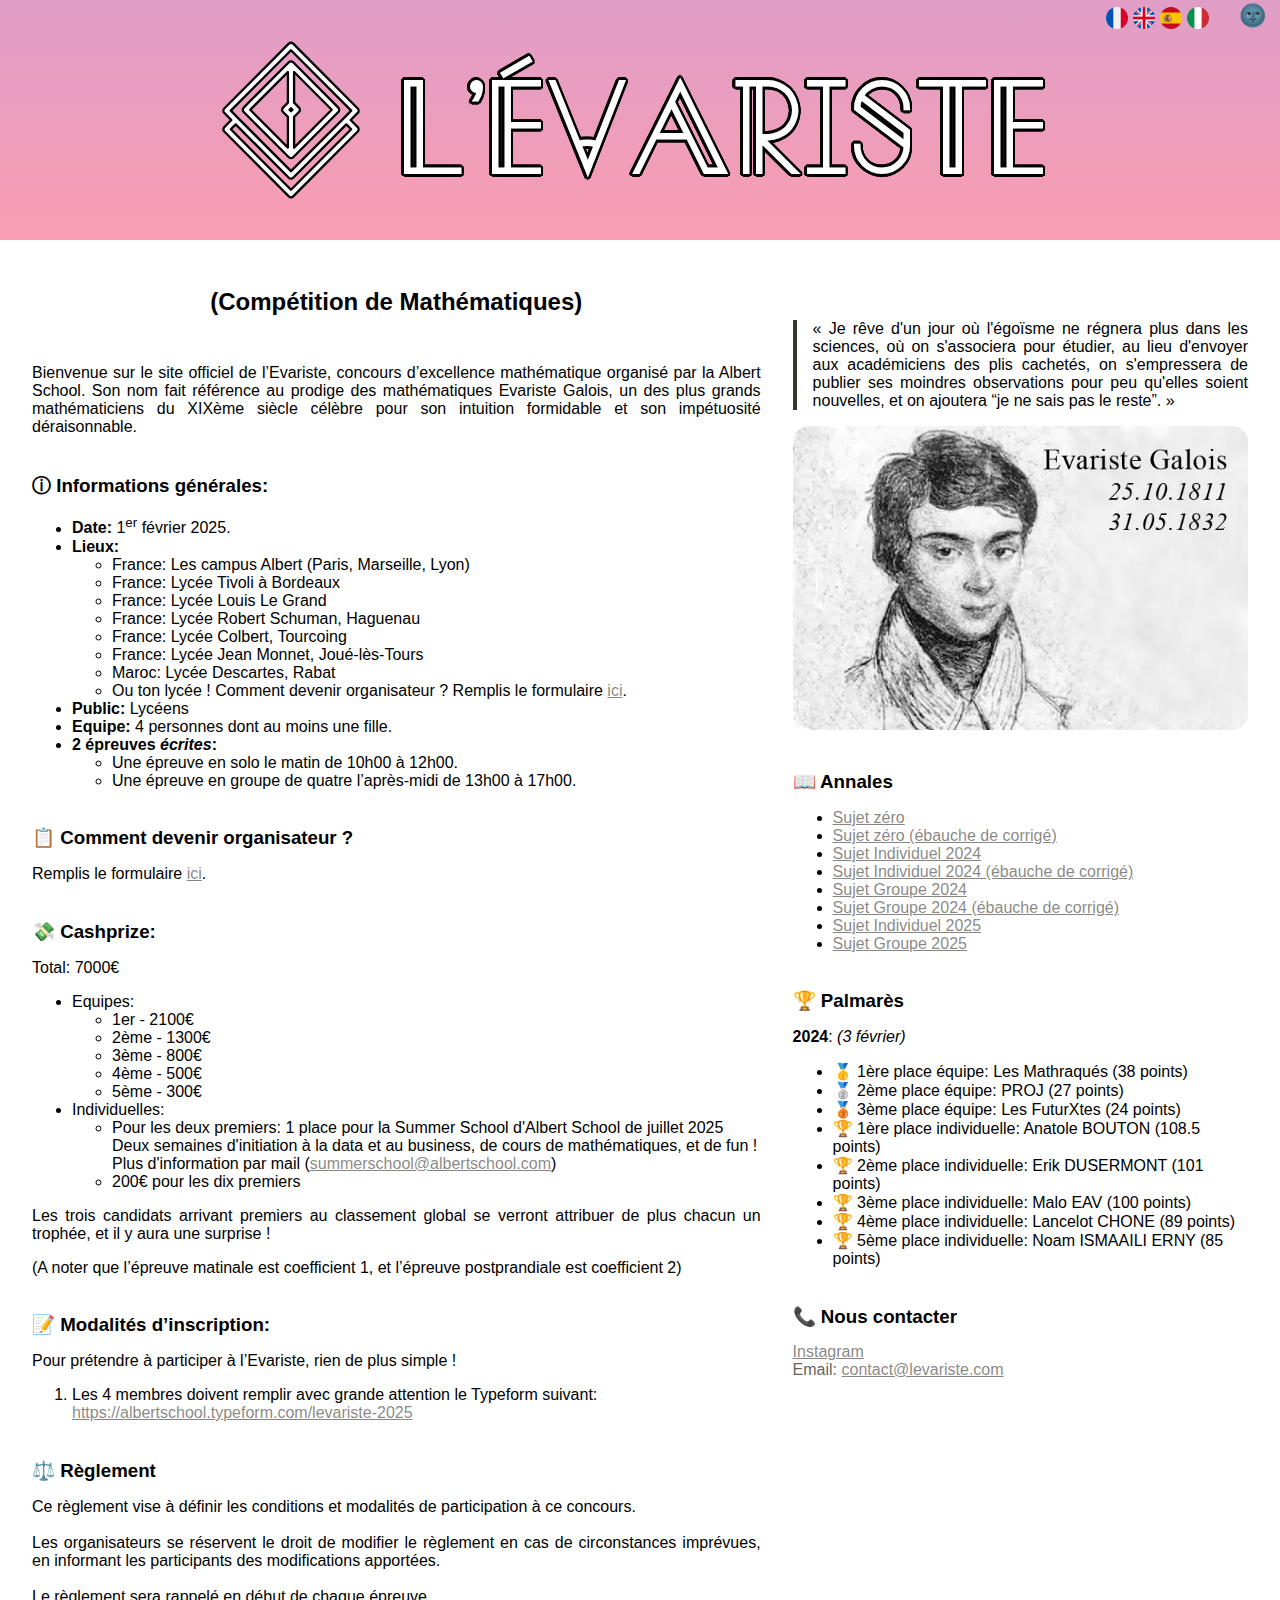
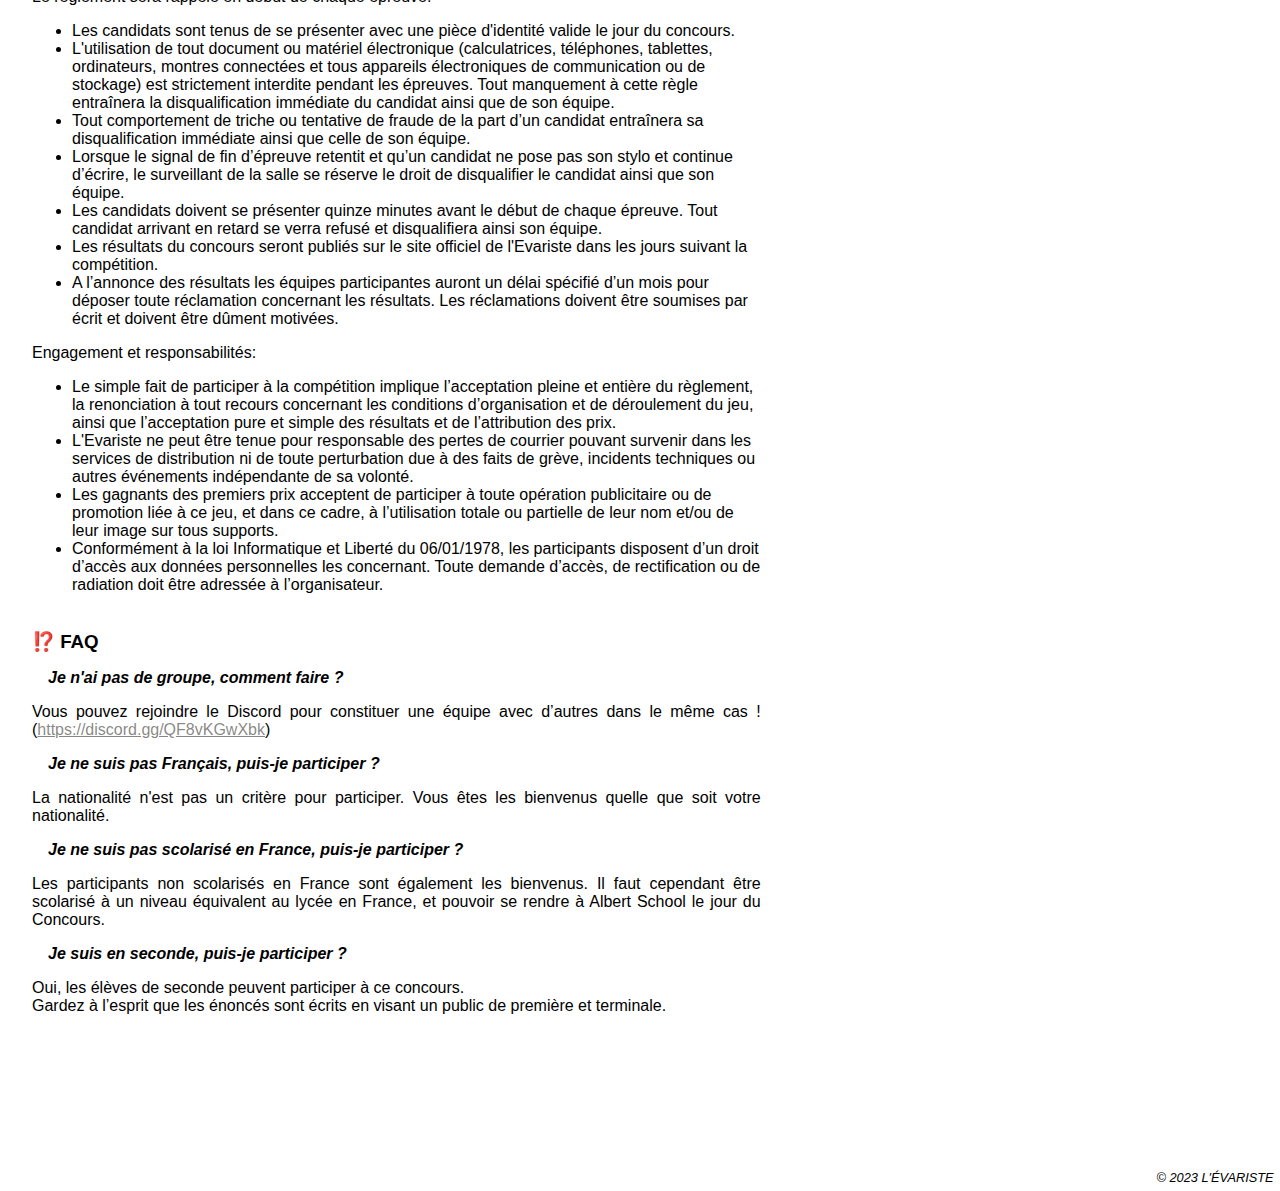
<file: index.html>
<!DOCTYPE html>
<html>

<head>
    <meta charset="UTF-8">
    <title>l'Évariste</title>
    <meta name="viewport" content="width=device-width, initial-scale=1">
    <link rel="stylesheet" href="styles.css">
    <link rel="icon" href="images/logo.svg">
</head>

<body>
    <nav>
        <a id="fr" class="lang-button" href="/fr"><img src="images/fr.png" alt="🇫🇷"></a>
        <a id="en" class="lang-button" href="/en"><img src="images/en.png" alt="🇬🇧"></a>
        <a id="es" class="lang-button" href="/sp"><img src="images/sp.png" alt="🇪🇸"></a>
        <a id="it" class="lang-button" href="/it"><img src="images/it.png" alt="🇮🇹"></a>
        <button id="light-theme" class="theme-button">🌞</button>
        <button id="dark-theme" class="theme-button">🌚</button>
        <!--
        <button id="light-theme" class="theme-button">◐</button>
        <button id="dark-theme" class="theme-button">◑</button>
        -->

    </nav>
    <header>
        <img src="images/logo_bis.svg" alt="logo" id="logo">
        <h1>Évariste<br>Galois</h1>
    </header>
    <main>
        <p>
            Merci de choisir une langue.
            <a id="fr" class="lang-button" href="/fr"><img src="images/fr.png" alt="🇫🇷"></a>
        </p>
        <p>
            Please choose a language.
            <a id="en" class="lang-button" href="/en"><img src="images/en.png" alt="🇬🇧"></a>
        </p>
        <p>
            Por favor, elige un idioma.
            <a id="es" class="lang-button" href="/sp"><img src="images/sp.png" alt="🇪🇸"></a>
        </p>
        <p>
            Per favore, scegli una lingua.
            <a id="it" class="lang-button" href="/it"><img src="images/it.png" alt="🇮🇹"></a>
        </p>
    </main>

    <footer>
        <em>© 2023 L'ÉVARISTE</em>
    </footer>


</body>

<script src="script.js"></script>
<script>
    root = window.location.href.split('/').slice(0, -1).join('/');
    function redirect(preference) {
        if (preference.includes('fr')) {
            window.location.href = root + "/fr";
        } else if (preference.includes('en')) {
            window.location.href = root + "/en";
        } else if (preference.includes('es')) {
            window.location.href = root + "/es";
        } else if (preference.includes('it')) {
            window.location.href = root + "/it";
        }
    }
    redirect(navigator.language);
    for (lang in navigator.languages) {
        redirect(lang);
    }
    // Default language: French
    window.location.href = root + "/fr";
</script>

</html>
</file>
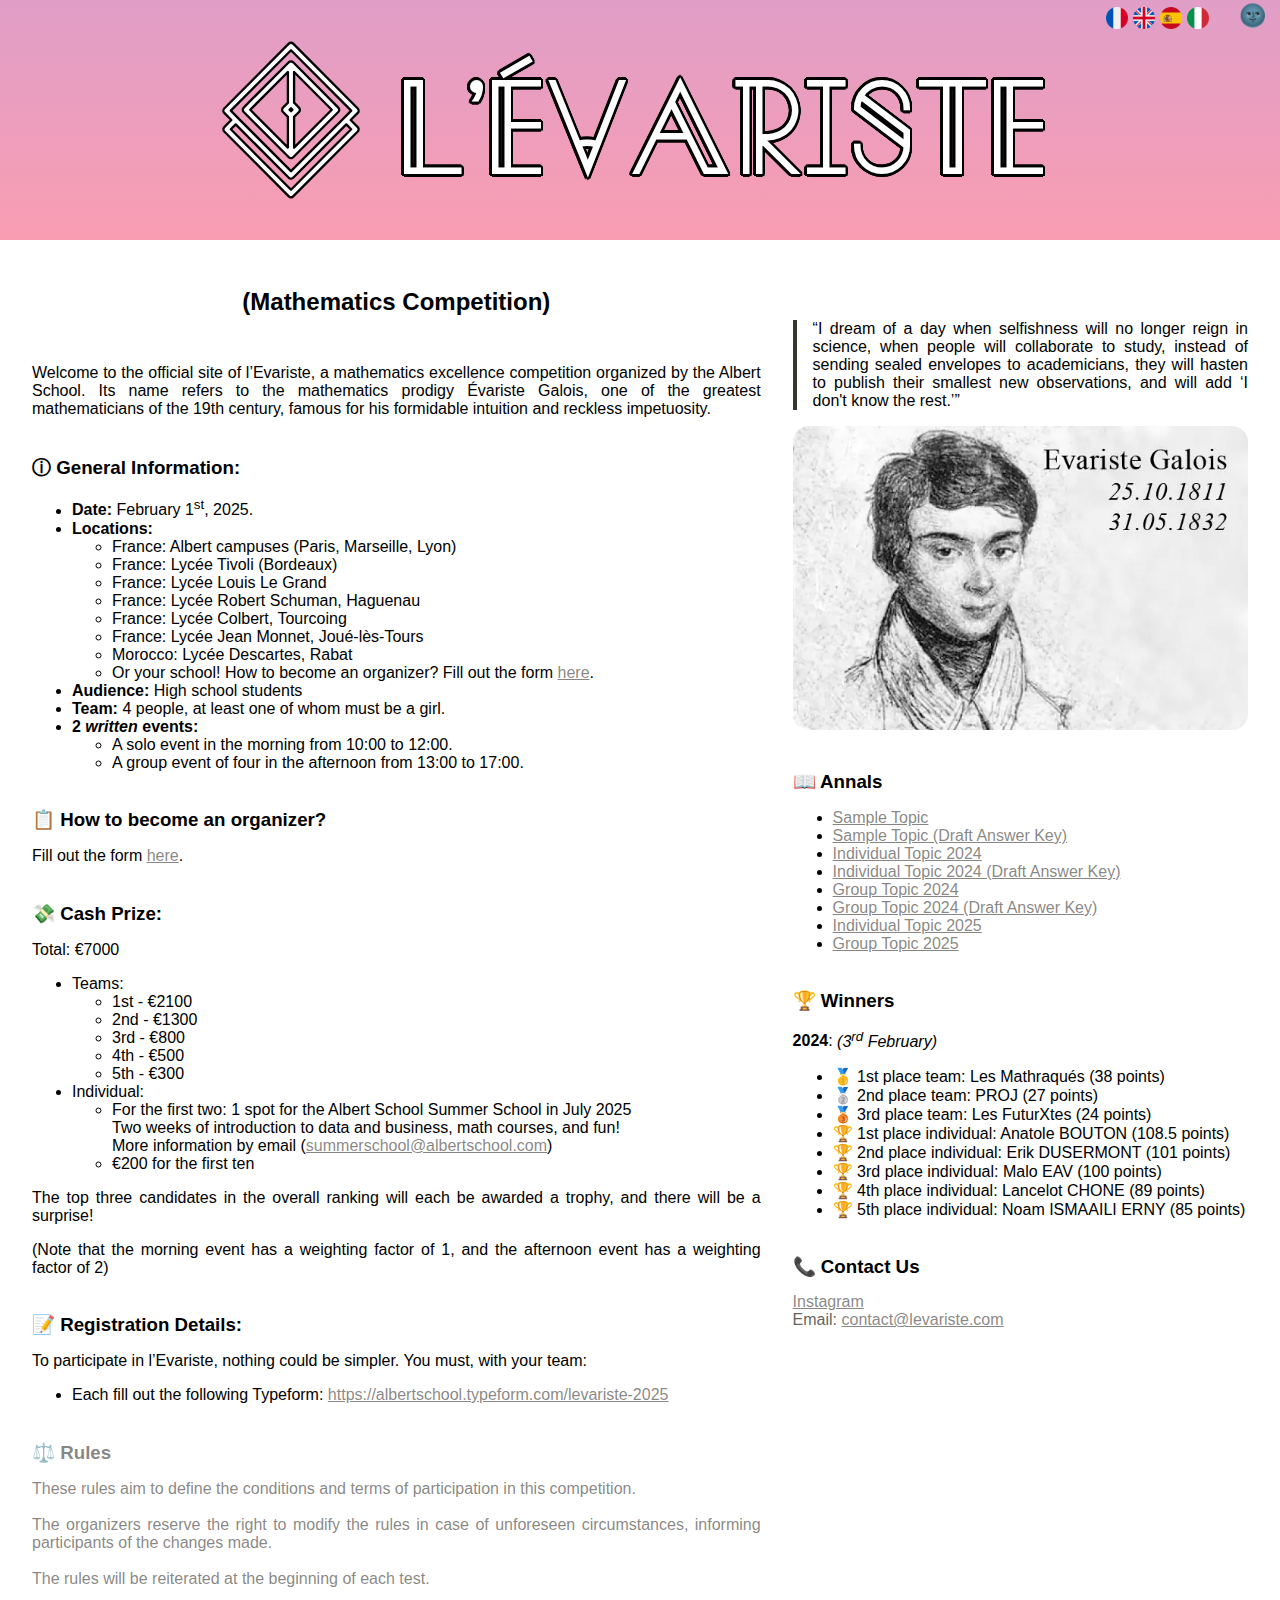
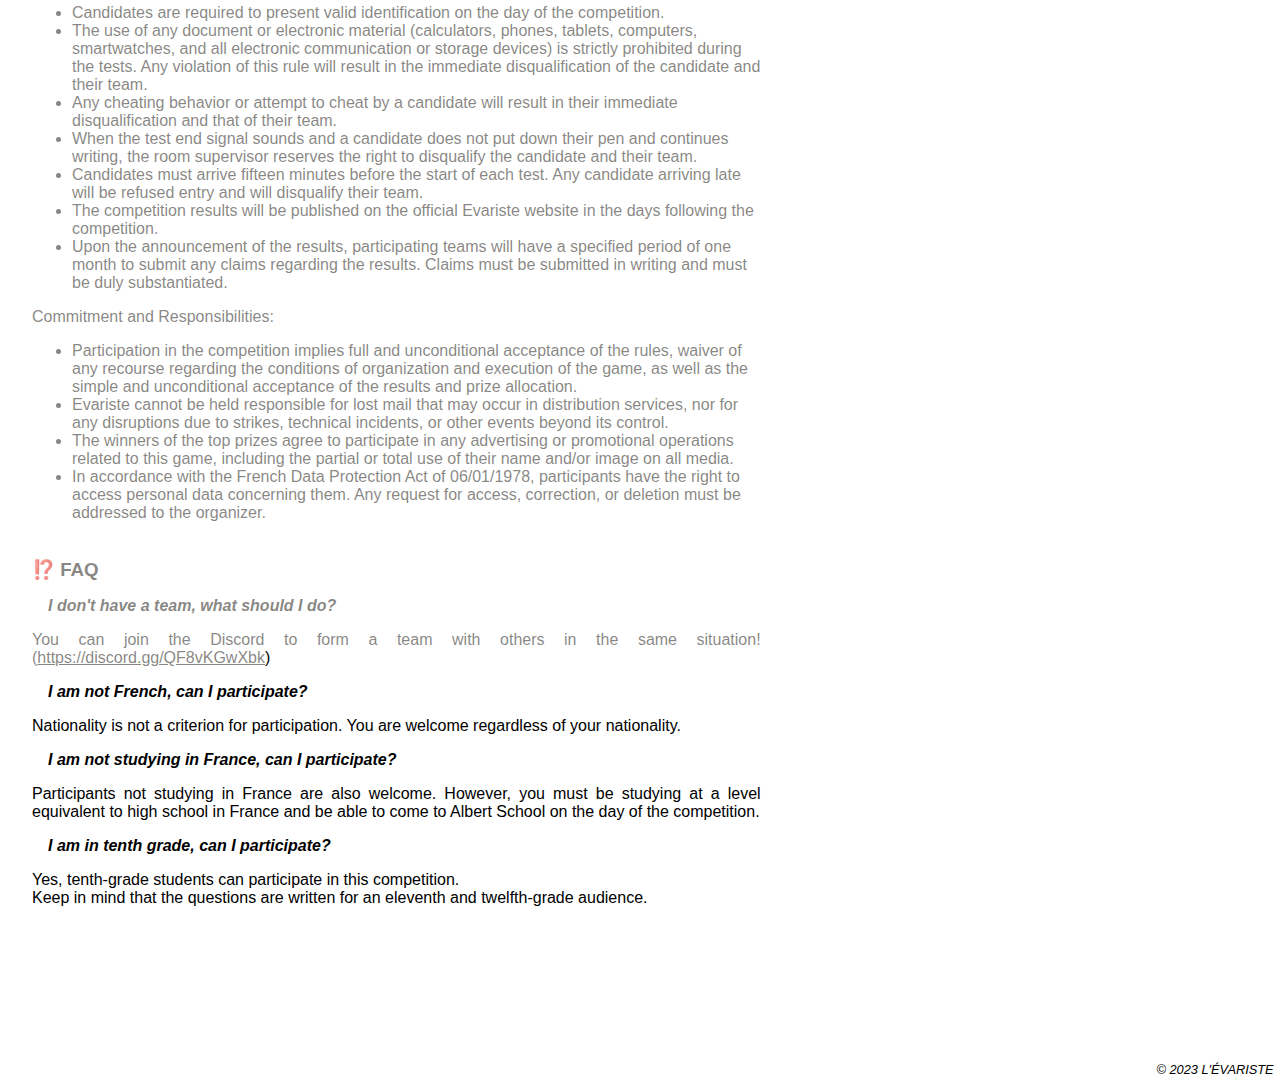
<file: en/index.html>
<!DOCTYPE html>
<html lang="en">

<head>
    <meta charset="UTF-8">
    <title>l'Évariste</title>
    <meta name="viewport" content="width=device-width, initial-scale=1">
    <link rel="stylesheet" href="../styles.css">
    <link rel="icon" href="../images/logo.svg">
</head>

<body>
    <nav>
        <a id="fr" class="lang-button" href="../fr"><img src="../images/fr.png" alt="🇫🇷"></a>
        <a id="en" class="lang-button" href="../en"><img src="../images/en.png" alt="🇬🇧"></a>
        <a id="es" class="lang-button" href="../sp"><img src="../images/sp.png" alt="🇪🇸"></a>
        <a id="it" class="lang-button" href="../it"><img src="../images/it.png" alt="🇮🇹"></a>
        <button id="light-theme" class="theme-button">🌞</button>
        <button id="dark-theme" class="theme-button">🌚</button>
    </nav>
    <header>
        <img src="../images/logo_bis.svg" alt="logo" id="logo">
        <h1>l'Évariste</h1>
    </header>
    <main>
        <section id="left">
            <h2>(Mathematics Competition)</h2>
            <p>Welcome to the official site of l’Evariste, a mathematics excellence competition organized by the Albert School.
Its name refers to the mathematics prodigy Évariste Galois, one of the greatest mathematicians of the 19th century, famous for his formidable intuition and reckless impetuosity.</p>
            <h3>ⓘ General Information:</h3>
            <ul>
<li><strong>Date:</strong> February 1<sup>st</sup>, 2025.</li>
<li><strong>Locations:</strong><ul>
<li>France: Albert campuses (Paris, Marseille, Lyon)</li>
<li>France: Lycée Tivoli (Bordeaux)</li>
<li>France: Lycée Louis Le Grand</li>
<li>France: Lycée Robert Schuman, Haguenau</li>
<li>France: Lycée Colbert, Tourcoing</li>
<li>France: Lycée Jean Monnet, Joué-lès-Tours</li>
<li>Morocco: Lycée Descartes, Rabat</li>
<li>Or your school! How to become an organizer? Fill out the form <a href="https://docs.google.com/forms/d/e/1FAIpQLSeQG4tWKxxyJc7mE2B5COccGxbegzvlt5Sh0OI2f_QvFRWVhw/viewform?ts=672a21d4">here</a>.</li>
</ul></li>
<li><strong>Audience:</strong> High school students</li>
<li><strong>Team:</strong> 4 people, at least one of whom must be a girl.</li>
<li><strong>2 <em>written</em> events:</strong><ul>
<li>A solo event in the morning from 10:00 to 12:00.</li>
<li>A group event of four in the afternoon from 13:00 to 17:00.</li>
</ul></li></ul>
            <h3>📋 How to become an organizer?</h3>
            <p>Fill out the form <a href="https://docs.google.com/forms/d/e/1FAIpQLSeQG4tWKxxyJc7mE2B5COccGxbegzvlt5Sh0OI2f_QvFRWVhw/viewform?ts=672a21d4">here</a>.</p>
            <h3>💸 Cash Prize:</h3>
            <p>Total: €7000</p>
<ul>
<li>Teams:
<ul>
<li>1st - €2100</li>
<li>2nd - €1300</li>
<li>3rd - €800</li>
<li>4th - €500</li>
<li>5th - €300</li>
</ul>
</li>
<li>Individual:
<ul>
<li>For the first two: 1 spot for the Albert School Summer School in July 2025<br>
Two weeks of introduction to data and business, math courses, and fun! <br>
More information by email (<a href="summerschool@albertschool.com">summerschool@albertschool.com</a>)</li>
<li>€200 for the first ten</li>
</ul>
</li>
</ul>
<p>The top three candidates in the overall ranking will each be awarded a trophy, and there will be a surprise!</p>
<p>(Note that the morning event has a weighting factor of 1, and the afternoon event has a weighting factor of 2)</p>
            <h3>📝 Registration Details:</h3>
            <p>To participate in l’Evariste, nothing could be simpler. You must, with your team:</p>
<ul>
<li>Each fill out the following Typeform:
<a target="_blank" href="https://albertschool.typeform.com/levariste-2025">https://albertschool.typeform.com/levariste-2025<a>
</li>
</ul>
            <h3>⚖️ Rules</h3>
            <p>
These rules aim to define the conditions and terms of participation in this competition.
<br><br>
The organizers reserve the right to modify the rules in case of unforeseen circumstances, informing participants of the changes made.
<br><br>
The rules will be reiterated at the beginning of each test.
</p>
<ul>
<li>Candidates are required to present valid identification on the day of the competition.</li>
<li>
The use of any document or electronic material (calculators, phones, tablets,
computers, smartwatches, and all electronic communication or storage devices) is
strictly prohibited during the tests. Any violation of this rule will result in the
immediate disqualification of the candidate and their team.
</li>
<li>Any cheating behavior or attempt to cheat by a candidate will result in their immediate disqualification and that of their team.</li>
<li>
When the test end signal sounds and a candidate does not put down their pen and continues
writing, the room supervisor reserves the right to disqualify the candidate and their
team.
</li>
<li>
Candidates must arrive fifteen minutes before the start of each test.
Any candidate arriving late will be refused entry and will disqualify their team.
</li>
<li>The competition results will be published on the official Evariste website in the days following the competition.</li>
<li>
Upon the announcement of the results, participating teams will have a specified period of one month to submit any claims regarding the results.
Claims must be submitted in writing and must be duly substantiated.
</li>
</ul>
<p>Commitment and Responsibilities:</p>
<ul>
<li>Participation in the competition implies full and unconditional acceptance of the rules, waiver of any recourse regarding the conditions of organization and execution of the game, as well as the simple and unconditional acceptance of the results and prize allocation.</li>
<li>Evariste cannot be held responsible for lost mail that may occur in distribution services, nor for any disruptions due to strikes, technical incidents, or other events beyond its control.</li>
<li>The winners of the top prizes agree to participate in any advertising or promotional operations related to this game, including the partial or total use of their name and/or image on all media.</li>
<li>In accordance with the French Data Protection Act of 06/01/1978, participants have the right to access personal data concerning them. Any request for access, correction, or deletion must be addressed to the organizer.</li>
</ul>
            <h3>⁉️ FAQ</h3>
            <p class="question">I don't have a team, what should I do?</p>
<p class="answer">
You can join the Discord to form a team with others in the same situation!
(<a href="https://discord.gg/QF8vKGwXbk">https://discord.gg/QF8vKGwXbk</a>)
</p>
<p class="question">I am not French, can I participate?</p>
<p class="answer">
Nationality is not a criterion for participation.
You are welcome regardless of your nationality.
</p>
<p class="question">I am not studying in France, can I participate?</p>
<p class="answer">Participants not studying in France are also welcome.
However, you must be studying at a level equivalent to high school in France and be able to come to Albert School on the day of the competition.
</p>
<p class="question">I am in tenth grade, can I participate?</p>
<p class="answer">
Yes, tenth-grade students can participate in this competition.<br>
Keep in mind that the questions are written for an eleventh and twelfth-grade audience.
</p>
        </section>

        <section id="right">
            <p class="citation">
                “I dream of a day when selfishness will no longer reign in science, 
when people will collaborate to study, instead of sending sealed envelopes to academicians, 
they will hasten to publish their smallest new observations, 
and will add ‘I don't know the rest.’”
            </p>
            <img src="../images/evariste_galois.webp" alt="Evariste Galois" id="galois_picture">
            <h3>📖 Annals</h3>
            <ul>
<li><a target='_blank' href='../annales/Sujet0.pdf'>Sample Topic</a></li>
<li><a target='_blank' href='../annales/Sujet0-ebauche_corrige.pdf'>Sample Topic (Draft Answer Key)</a></li>
<li><a target='_blank' href='../annales/SujetIndividuel2024.pdf'>Individual Topic 2024</a></li>
<li><a target='_blank' href='../annales/SujetIndividuel2024-ebauche-corrige.pdf'>Individual Topic 2024 (Draft Answer Key)</a></li>
<li><a target='_blank' href='../annales/SujetGroupe2024.pdf'>Group Topic 2024</a></li>
<li><a target='_blank' href='../annales/SujetGroupe2024-ebauche-corrige.pdf'>Group Topic 2024 (Draft Answer Key)</a></li>
<li><a target='_blank' href='../annales/SujetIndividuel2025.pdf'>Individual Topic 2025</a></li>
<li><a target='_blank' href='../annales/SujetGroupe2025.pdf'>Group Topic 2025</a></li>
</ul>
            <h3>🏆 Winners</h3>
            <p><strong>2024</strong>: <em>(3<sup>rd</sup> February)</em></p>
<ul>
<li>🥇 1st place team: Les Mathraqués (38 points)</li>
<li>🥈 2nd place team: PROJ (27 points)</li>
<li>🥉 3rd place team: Les FuturXtes (24 points)</li>
<li>🏆 1st place individual: Anatole BOUTON (108.5 points)</li>
<li>🏆 2nd place individual: Erik DUSERMONT (101 points)</li>
<li>🏆 3rd place individual: Malo EAV (100 points)</li>
<li>🏆 4th place individual: Lancelot CHONE (89 points)</li>
<li>🏆 5th place individual: Noam ISMAAILI ERNY (85 points)</li>
</ul>
            <h3>📞 Contact Us</h3>
            <a href="https://www.instagram.com/albertschool.business.data/">Instagram</a><br>
<span class="a">Email: </span><a href="mailto:contact@levariste.com">contact@levariste.com</a>
        </section>
    </main>

    <footer>
        <em>© 2023 L'ÉVARISTE</em>
    </footer>


</body>

<script src="../script.js"></script>

</html>
</file>
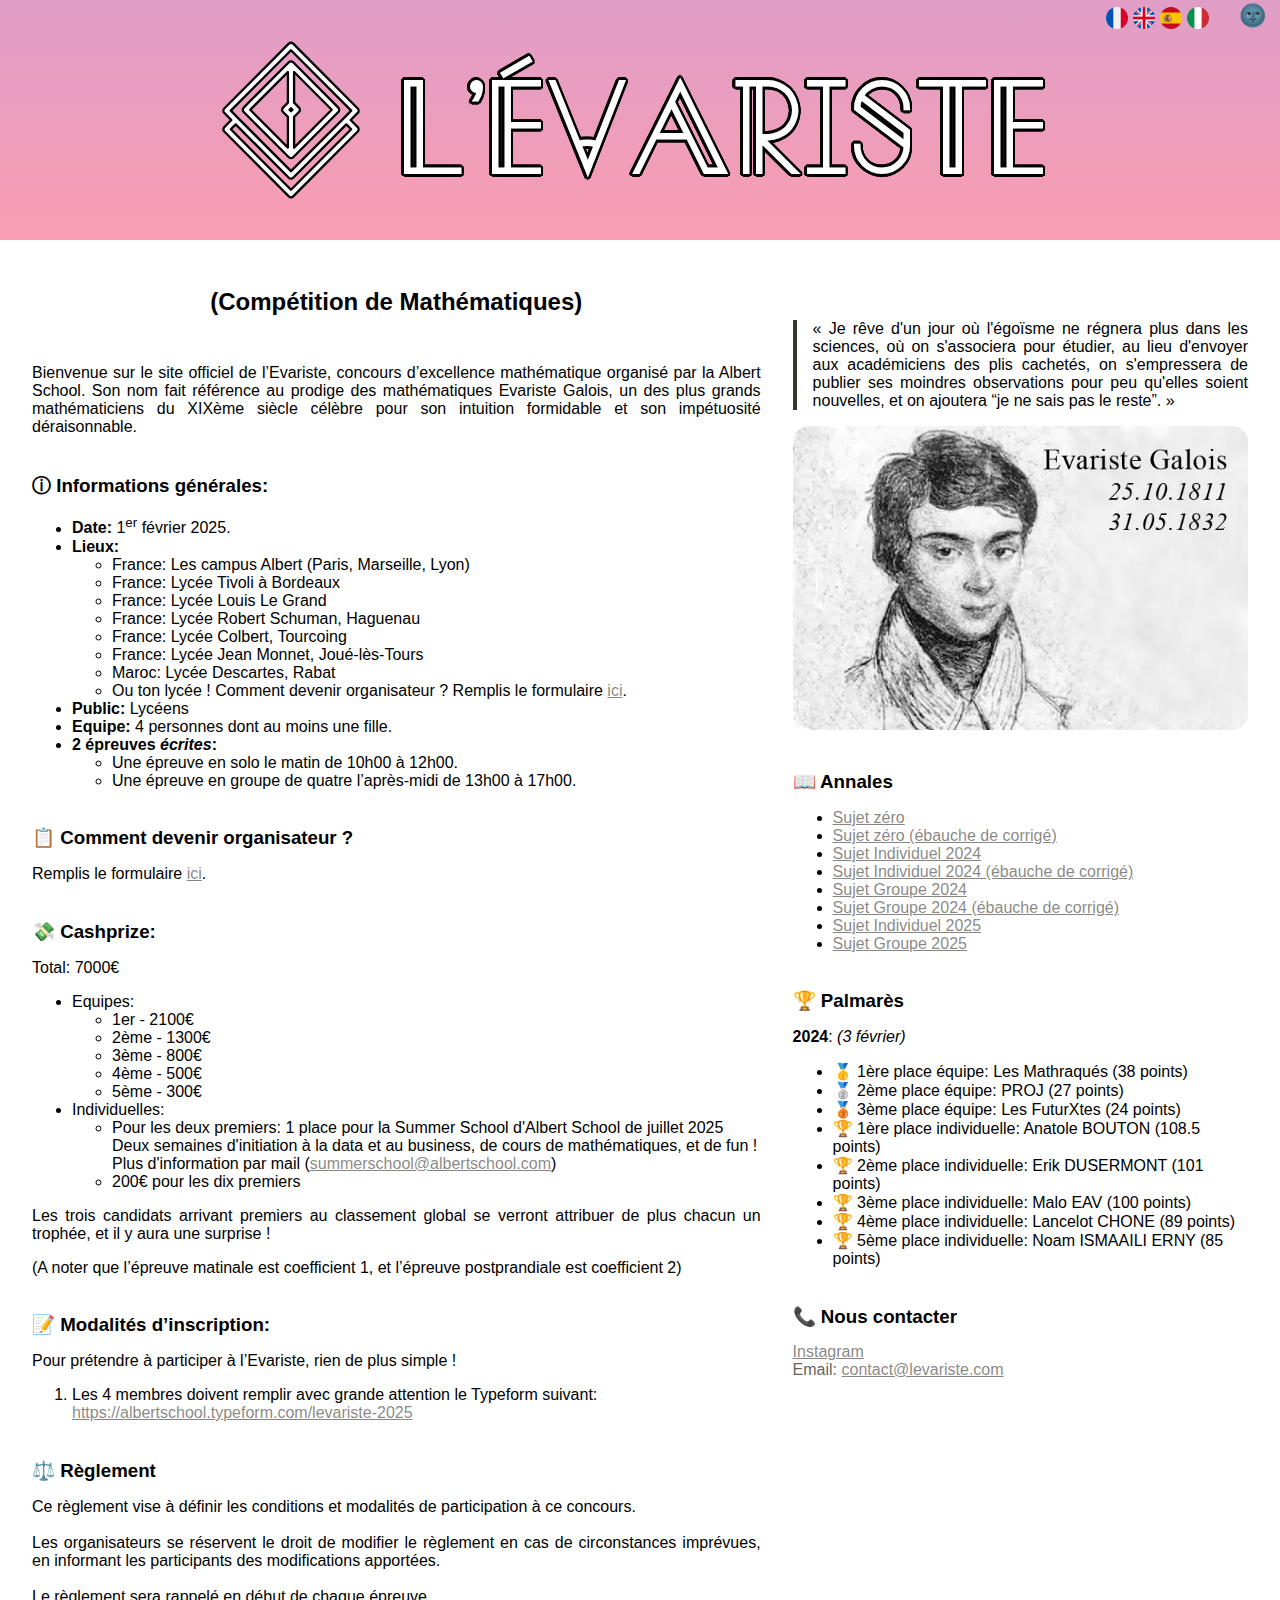
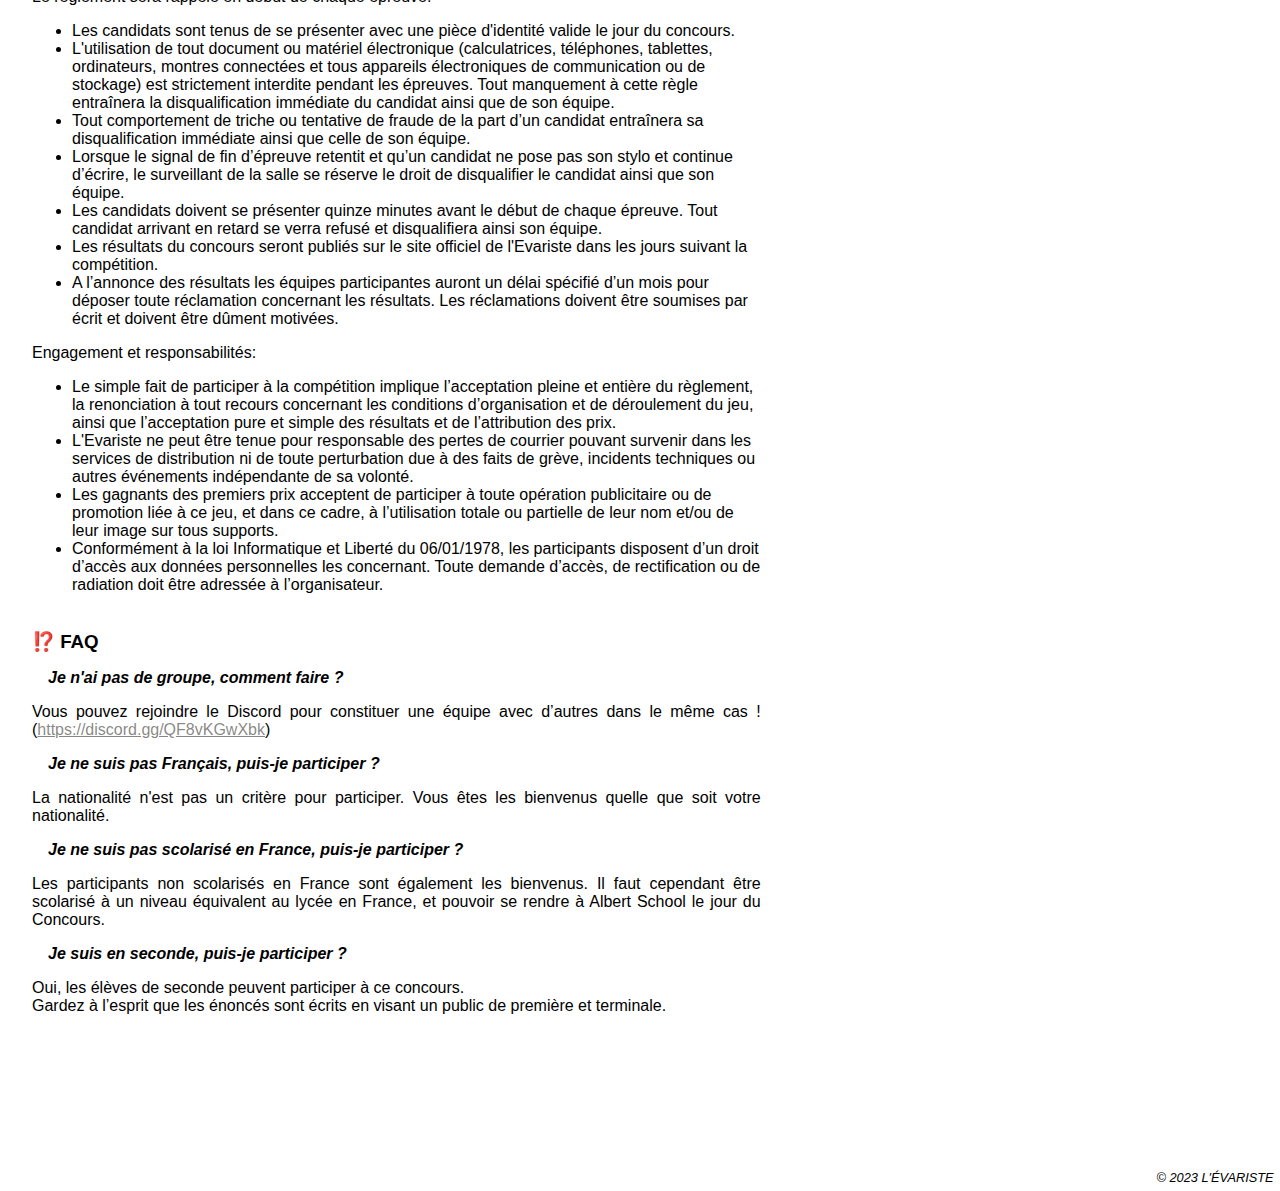
<file: fr/index.html>
<!DOCTYPE html>
<html lang="fr">

<head>
    <meta charset="UTF-8">
    <title>l'Évariste</title>
    <meta name="viewport" content="width=device-width, initial-scale=1">
    <link rel="stylesheet" href="../styles.css">
    <link rel="icon" href="../images/logo.svg">
</head>

<body>
    <nav>
        <a id="fr" class="lang-button" href="../fr"><img src="../images/fr.png" alt="🇫🇷"></a>
        <a id="en" class="lang-button" href="../en"><img src="../images/en.png" alt="🇬🇧"></a>
        <a id="es" class="lang-button" href="../sp"><img src="../images/sp.png" alt="🇪🇸"></a>
        <a id="it" class="lang-button" href="../it"><img src="../images/it.png" alt="🇮🇹"></a>
        <button id="light-theme" class="theme-button">🌞</button>
        <button id="dark-theme" class="theme-button">🌚</button>
    </nav>
    <header>
        <img src="../images/logo_bis.svg" alt="logo" id="logo">
        <h1>l'Évariste</h1>
    </header>
    <main>
        <section id="left">
            <h2>(Compétition de Mathématiques)</h2>
            <p>Bienvenue sur le site officiel de l’Evariste, concours d’excellence mathématique organisé par la Albert School.
Son nom fait référence au prodige des mathématiques Evariste Galois, un des plus grands mathématiciens du XIXème siècle célèbre pour son intuition formidable et son impétuosité déraisonnable.</p>
            <h3>ⓘ Informations générales:</h3>
            <ul>
<li><strong>Date:</strong> 1<sup>er</sup> février 2025.</li>
<li><strong>Lieux:</strong><ul>
<li>France: Les campus Albert (Paris, Marseille, Lyon)</li>
<li>France: Lycée Tivoli à Bordeaux</li>
<li>France: Lycée Louis Le Grand</li>
<li>France: Lycée Robert Schuman, Haguenau</li>
<li>France: Lycée Colbert, Tourcoing</li>
<li>France: Lycée Jean Monnet, Joué-lès-Tours</li>
<li>Maroc: Lycée Descartes, Rabat</li>
<li>Ou ton lycée ! Comment devenir organisateur ? Remplis le formulaire <a href="https://docs.google.com/forms/d/e/1FAIpQLSeQG4tWKxxyJc7mE2B5COccGxbegzvlt5Sh0OI2f_QvFRWVhw/viewform?ts=672a21d4">ici</a>.</li>
</ul></li>
<li><strong>Public:</strong> Lycéens</li>
<li><strong>Equipe:</strong> 4 personnes dont au moins une fille.</li>
<li><strong>2 épreuves <em>écrites</em>:</strong><ul>
<li>Une épreuve en solo le matin de 10h00 à 12h00.</li>
<li>Une épreuve en groupe de quatre l’après-midi de 13h00 à 17h00.</li>
</ul></li></ul>
            <h3>📋 Comment devenir organisateur ?</h3>
            <p>Remplis le formulaire <a href="https://docs.google.com/forms/d/e/1FAIpQLSeQG4tWKxxyJc7mE2B5COccGxbegzvlt5Sh0OI2f_QvFRWVhw/viewform?ts=672a21d4">ici</a>.</p>
            <h3>💸 Cashprize:</h3>
            <p>Total: 7000€</p>
<ul>
<li>Equipes:
<ul>
<li>1er - 2100€</li>
<li>2ème - 1300€</li>
<li>3ème - 800€</li>
<li>4ème - 500€</li>
<li>5ème - 300€</li>
</ul>
</li>
<li>Individuelles:
<ul>
<li>Pour les deux premiers: 1 place pour la Summer School d'Albert School de juillet 2025<br>
Deux semaines d'initiation à la data et au business, de cours de mathématiques, et de fun ! <br>
Plus d'information par mail (<a href="summerschool@albertschool.com">summerschool@albertschool.com</a>)</li>
<li>200€ pour les dix premiers</li>
</ul>
</li>
</ul>
<p>Les trois candidats arrivant premiers au classement global se verront attribuer de plus chacun un trophée, et il y aura une surprise !</p>
<p>(A noter que l’épreuve matinale est coefficient 1, et l’épreuve postprandiale est coefficient 2)</p>
            <h3>📝 Modalités d’inscription:</h3>
            <p>Pour prétendre à participer à l’Evariste, rien de plus simple !</p>
<ol>
<li>Les 4 membres doivent remplir avec grande attention le Typeform suivant:
<a target="_blank" href="https://albertschool.typeform.com/levariste-2025">https://albertschool.typeform.com/levariste-2025</a></li>
</ol>
            <h3>⚖️ Règlement</h3>
            <p>
Ce règlement vise à définir les conditions et modalités de participation à ce concours.
<br><br>
Les organisateurs se réservent le droit de modifier le règlement en cas de circonstances imprévues, en informant les participants des modifications apportées.
<br><br>
Le règlement sera rappelé en début de chaque épreuve.
</p>
<ul>
<li>Les candidats sont tenus de se présenter avec une pièce d'identité valide le jour du concours.</li>
<li>
L'utilisation de tout document ou matériel électronique (calculatrices, téléphones, tablettes,
ordinateurs, montres connectées et tous appareils électroniques de communication ou de stockage) est
strictement interdite pendant les épreuves. Tout manquement à cette règle entraînera la
disqualification immédiate du candidat ainsi que de son équipe.
</li>
<li>Tout comportement de triche ou tentative de fraude de la part d’un candidat entraînera sa disqualification immédiate ainsi que celle de son équipe.</li>
<li>
Lorsque le signal de fin d’épreuve retentit et qu’un candidat ne pose pas son stylo et continue
d’écrire, le surveillant de la salle se réserve le droit de disqualifier le candidat ainsi que son
équipe.
</li>
<li>
Les candidats doivent se présenter quinze minutes avant le début de chaque épreuve.
Tout candidat arrivant en retard se verra refusé et disqualifiera ainsi son équipe.
</li>
<li>Les résultats du concours seront publiés sur le site officiel de l'Evariste dans les jours suivant la compétition.</li>
<li>
A l’annonce des résultats les équipes participantes auront un délai spécifié d’un mois pour déposer toute réclamation concernant les résultats.
Les réclamations doivent être soumises par écrit et doivent être dûment motivées.
</li>
</ul>
<p>Engagement et responsabilités:</p>
<ul>
<li>Le simple fait de participer à la compétition implique l’acceptation pleine et entière du règlement, la renonciation à tout recours concernant les conditions d’organisation et de déroulement du jeu, ainsi que l’acceptation pure et simple des résultats et de l’attribution des prix.</li>
<li>L'Evariste ne peut être tenue pour responsable des pertes de courrier pouvant survenir dans les services de distribution ni de toute perturbation due à des faits de grève, incidents techniques ou autres événements indépendante de sa volonté.</li>
<li>Les gagnants des premiers prix acceptent de participer à toute opération publicitaire ou de promotion liée à ce jeu, et dans ce cadre, à l’utilisation totale ou partielle de leur nom et/ou de leur image sur tous supports.</li>
<li>Conformément à la loi Informatique et Liberté du 06/01/1978, les participants disposent d’un droit d’accès aux données personnelles les concernant. Toute demande d’accès, de rectification ou de radiation doit être adressée à l’organisateur.</li>
</ul>
            <h3>⁉️ FAQ</h3>
            <p class="question">Je n'ai pas de groupe, comment faire ?</p>
<p class="answer">
Vous pouvez rejoindre le Discord pour constituer une équipe avec d’autres dans le même cas !
(<a href="https://discord.gg/QF8vKGwXbk">https://discord.gg/QF8vKGwXbk</a>)
</p>
<p class="question">Je ne suis pas Français, puis-je participer ?</p>
<p class="answer">
La nationalité n'est pas un critère pour participer.
Vous êtes les bienvenus quelle que soit votre nationalité.
</p>
<p class="question">Je ne suis pas scolarisé en France, puis-je participer ?</p>
<p class="answer">Les participants non scolarisés en France sont également les bienvenus.
Il faut cependant être scolarisé à un niveau équivalent au lycée en France, et pouvoir se rendre à Albert School le jour du Concours.
</p>
<p class="question">Je suis en seconde, puis-je participer ?</p>
<p class="answer">
Oui, les élèves de seconde peuvent participer à ce concours.<br>
Gardez à l’esprit que les énoncés sont écrits en visant un public de première et terminale.
</p>
        </section>

        <section id="right">
            <p class="citation">
                « Je rêve d'un jour où l'égoïsme ne régnera plus dans les sciences, 
où on s'associera pour étudier, au lieu d'envoyer aux académiciens des plis cachetés, 
on s'empressera de publier ses moindres observations pour peu qu'elles soient nouvelles, 
et on ajoutera “je ne sais pas le reste”. »
            </p>
            <img src="../images/evariste_galois.webp" alt="Evariste Galois" id="galois_picture">
            <h3>📖 Annales</h3>
            <ul>
<li><a target='_blank' href='../annales/Sujet0.pdf'>Sujet zéro</a></li>
<li><a target='_blank' href='../annales/Sujet0-ebauche_corrige.pdf'>Sujet zéro (ébauche de corrigé)</a></li>
<li><a target='_blank' href='../annales/SujetIndividuel2024.pdf'>Sujet Individuel 2024</a></li>
<li><a target='_blank' href='../annales/SujetIndividuel2024-ebauche-corrige.pdf'>Sujet Individuel 2024 (ébauche de corrigé)</a></li>
<li><a target='_blank' href='../annales/SujetGroupe2024.pdf'>Sujet Groupe 2024</a></li>
<li><a target='_blank' href='../annales/SujetGroupe2024-ebauche-corrige.pdf'>Sujet Groupe 2024 (ébauche de corrigé)</a></li>
<li><a target='_blank' href='../annales/SujetIndividuel2025.pdf'>Sujet Individuel 2025</a></li>
<li><a target='_blank' href='../annales/SujetGroupe2025.pdf'>Sujet Groupe 2025</a></li>
</ul>
            <h3>🏆 Palmarès</h3>
            <p><strong>2024</strong>: <em>(3 février)</em></p>
<ul>
<li>🥇 1ère place équipe: Les Mathraqués (38 points)</li>
<li>🥈 2ème place équipe: PROJ (27 points)</li>
<li>🥉 3ème place équipe: Les FuturXtes (24 points)</li>
<li>🏆 1ère place individuelle: Anatole BOUTON (108.5 points)</li>
<li>🏆 2ème place individuelle: Erik DUSERMONT (101 points)</li>
<li>🏆 3ème place individuelle: Malo EAV (100 points)</li>
<li>🏆 4ème place individuelle: Lancelot CHONE (89 points)</li>
<li>🏆 5ème place individuelle: Noam ISMAAILI ERNY (85 points)</li>
</ul>
            <h3>📞 Nous contacter</h3>
            <a href="https://www.instagram.com/albertschool.business.data/">Instagram</a><br>
<span class="a">Email: </span><a href="mailto:contact@levariste.com">contact@levariste.com</a>
        </section>
    </main>

    <footer>
        <em>© 2023 L'ÉVARISTE</em>
    </footer>


</body>

<script src="../script.js"></script>

</html>
</file>
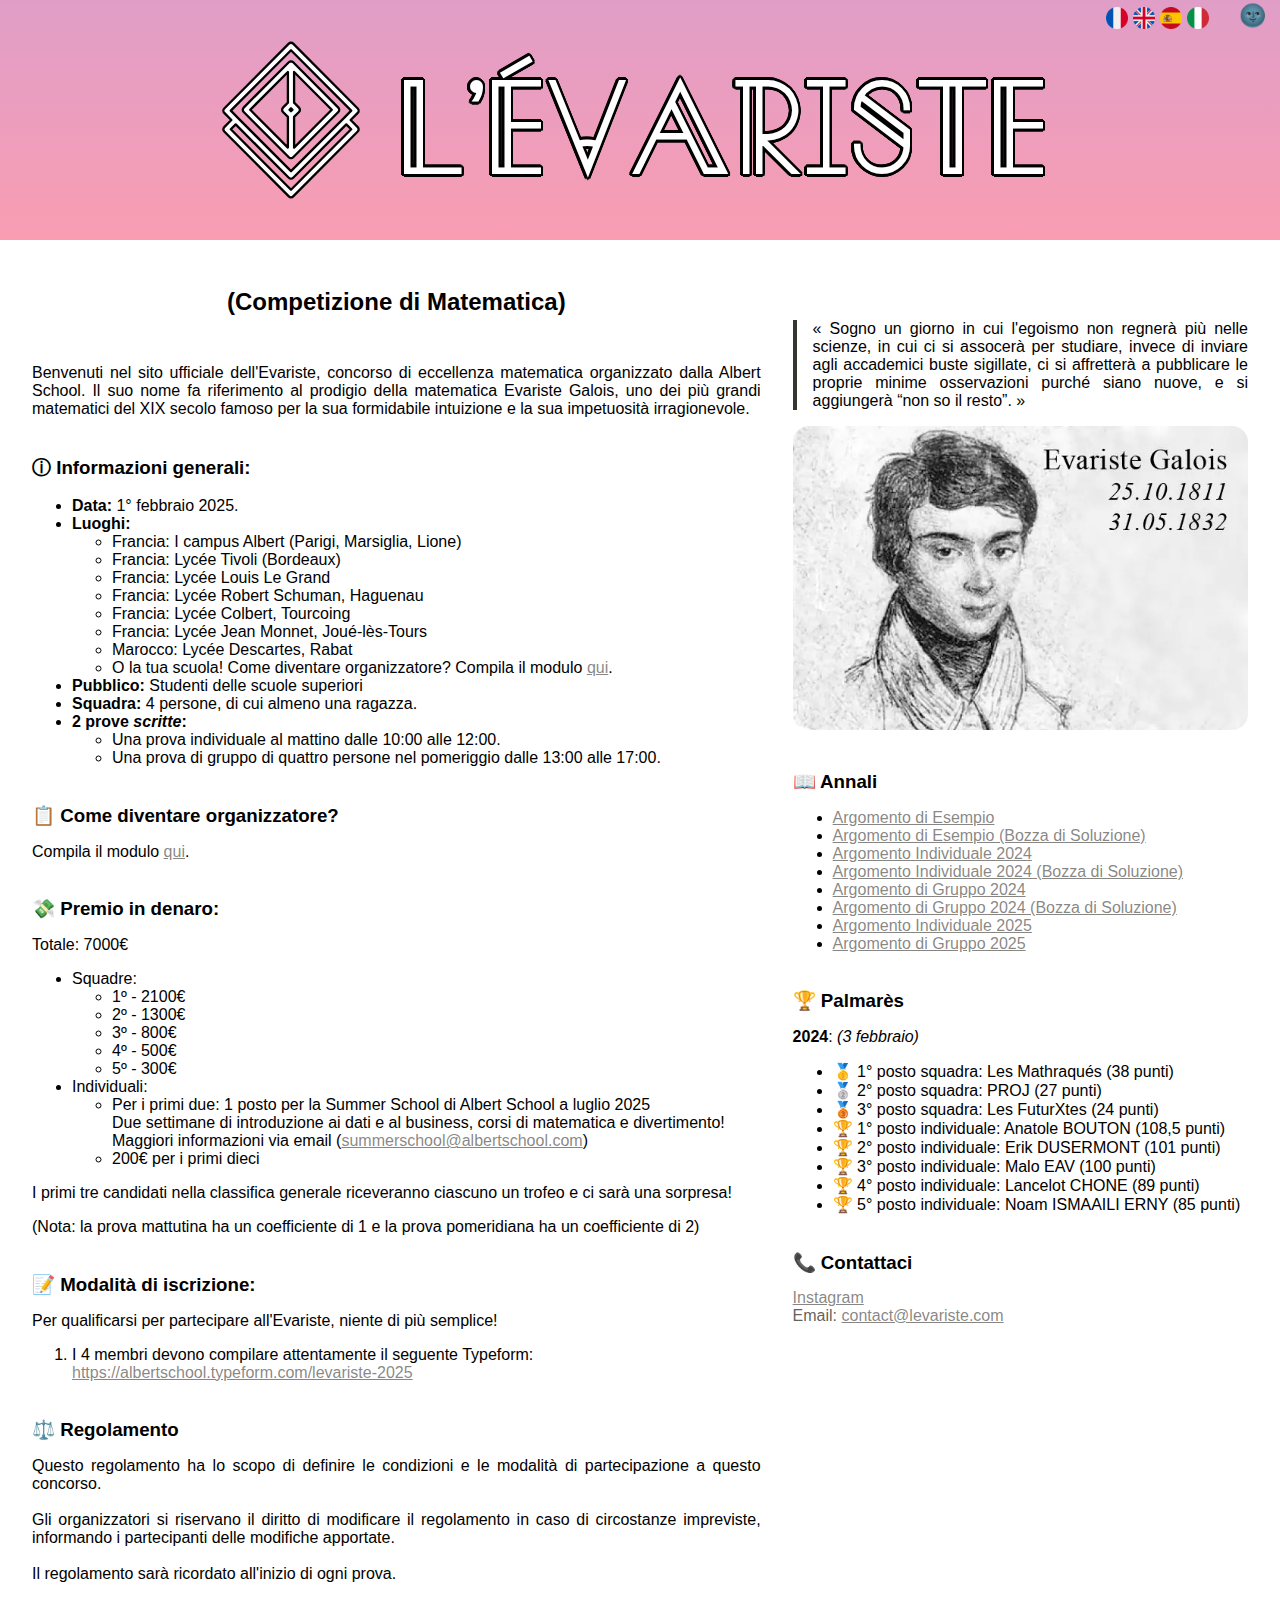
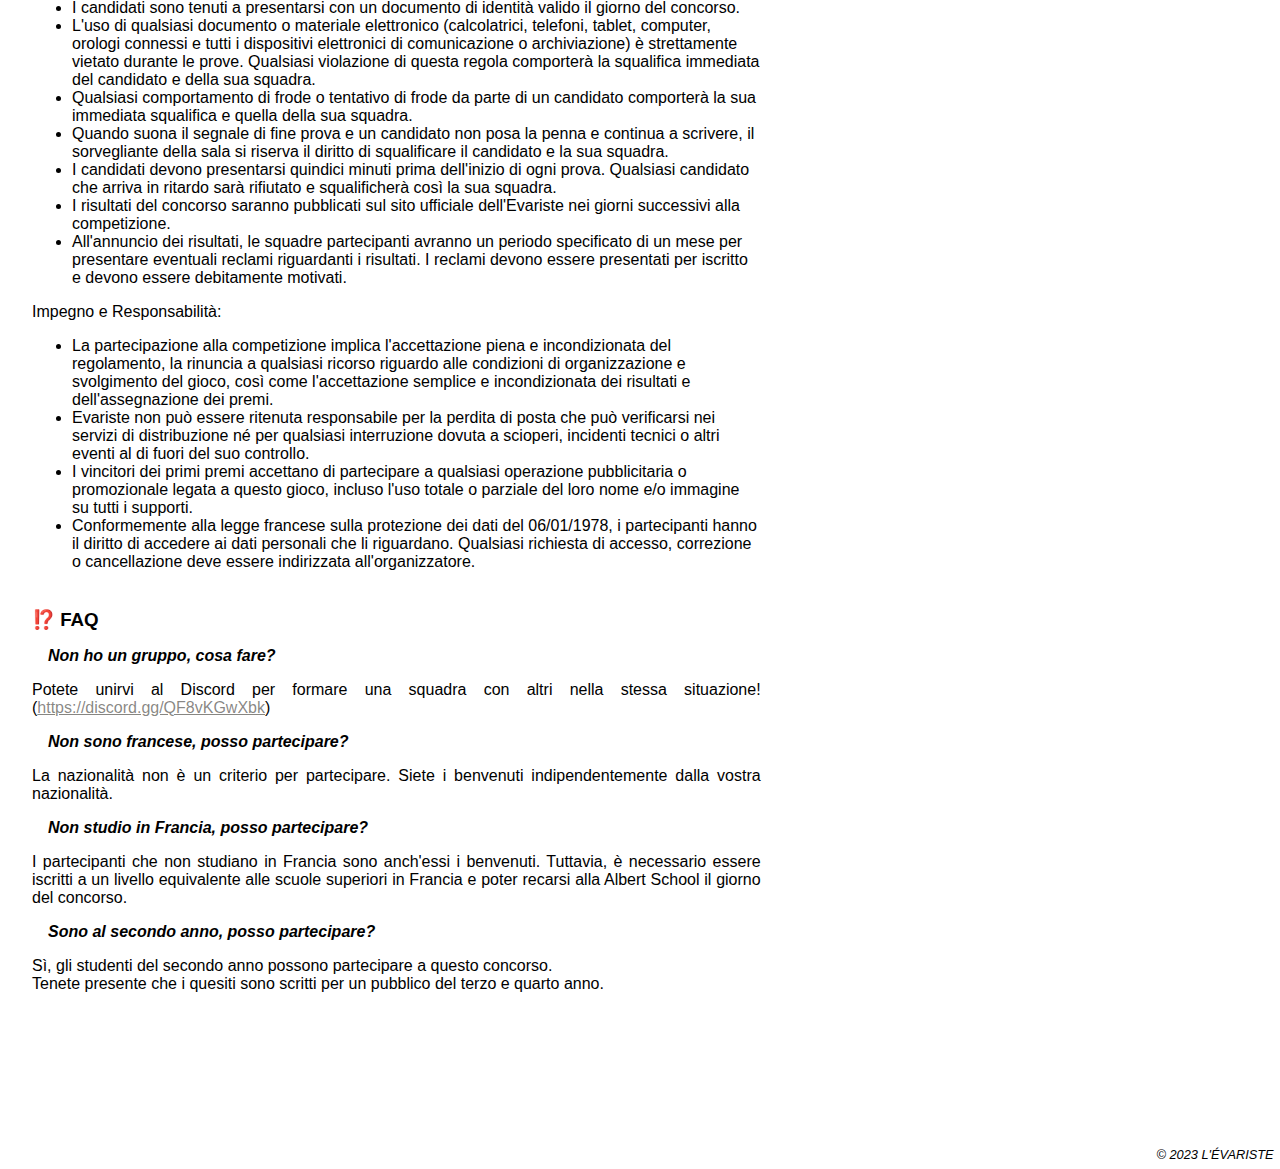
<file: it/index.html>
<!DOCTYPE html>
<html lang="it">

<head>
    <meta charset="UTF-8">
    <title>l'Évariste</title>
    <meta name="viewport" content="width=device-width, initial-scale=1">
    <link rel="stylesheet" href="../styles.css">
    <link rel="icon" href="../images/logo.svg">
</head>

<body>
    <nav>
        <a id="fr" class="lang-button" href="../fr"><img src="../images/fr.png" alt="🇫🇷"></a>
        <a id="en" class="lang-button" href="../en"><img src="../images/en.png" alt="🇬🇧"></a>
        <a id="es" class="lang-button" href="../sp"><img src="../images/sp.png" alt="🇪🇸"></a>
        <a id="it" class="lang-button" href="../it"><img src="../images/it.png" alt="🇮🇹"></a>
        <button id="light-theme" class="theme-button">🌞</button>
        <button id="dark-theme" class="theme-button">🌚</button>
    </nav>
    <header>
        <img src="../images/logo_bis.svg" alt="logo" id="logo">
        <h1>l'Évariste</h1>
    </header>
    <main>
        <section id="left">
            <h2>(Competizione di Matematica)</h2>
            <p>Benvenuti nel sito ufficiale dell'Evariste, concorso di eccellenza matematica organizzato dalla Albert School.
Il suo nome fa riferimento al prodigio della matematica Evariste Galois, uno dei più grandi matematici del XIX secolo famoso per la sua formidabile intuizione e la sua impetuosità irragionevole.</p>
            <h3>ⓘ Informazioni generali:</h3>
            <ul>
<li><strong>Data:</strong> 1° febbraio 2025.</li>
<li><strong>Luoghi:</strong><ul>
<li>Francia: I campus Albert (Parigi, Marsiglia, Lione)</li>
<li>Francia: Lycée Tivoli (Bordeaux)</li>
<li>Francia: Lycée Louis Le Grand</li>
<li>Francia: Lycée Robert Schuman, Haguenau</li>
<li>Francia: Lycée Colbert, Tourcoing</li>
<li>Francia: Lycée Jean Monnet, Joué-lès-Tours</li>
<li>Marocco: Lycée Descartes, Rabat</li>
<li>O la tua scuola! Come diventare organizzatore? Compila il modulo <a href="https://docs.google.com/forms/d/e/1FAIpQLSeQG4tWKxxyJc7mE2B5COccGxbegzvlt5Sh0OI2f_QvFRWVhw/viewform?ts=672a21d4">qui</a>.</li>
</ul></li>
<li><strong>Pubblico:</strong> Studenti delle scuole superiori</li>
<li><strong>Squadra:</strong> 4 persone, di cui almeno una ragazza.</li>
<li><strong>2 prove <em>scritte</em>:</strong><ul>
<li>Una prova individuale al mattino dalle 10:00 alle 12:00.</li>
<li>Una prova di gruppo di quattro persone nel pomeriggio dalle 13:00 alle 17:00.</li>
</ul></li></ul>
            <h3>📋 Come diventare organizzatore?</h3>
            <p>Compila il modulo <a href="https://docs.google.com/forms/d/e/1FAIpQLSeQG4tWKxxyJc7mE2B5COccGxbegzvlt5Sh0OI2f_QvFRWVhw/viewform?ts=672a21d4">qui</a>.</p>
            <h3>💸 Premio in denaro:</h3>
            <p>Totale: 7000€</p>
<ul>
<li>Squadre:
<ul>
<li>1º - 2100€</li>
<li>2º - 1300€</li>
<li>3º - 800€</li>
<li>4º - 500€</li>
<li>5º - 300€</li>
</ul>
</li>
<li>Individuali:
<ul>
<li>Per i primi due: 1 posto per la Summer School di Albert School a luglio 2025<br>
Due settimane di introduzione ai dati e al business, corsi di matematica e divertimento! <br>
Maggiori informazioni via email (<a href="summerschool@albertschool.com">summerschool@albertschool.com</a>)</li>
<li>200€ per i primi dieci</li>
</ul>
</li>
</ul>
<p>I primi tre candidati nella classifica generale riceveranno ciascuno un trofeo e ci sarà una sorpresa!</p>
<p>(Nota: la prova mattutina ha un coefficiente di 1 e la prova pomeridiana ha un coefficiente di 2)</p>
            <h3>📝 Modalità di iscrizione:</h3>
            <p>Per qualificarsi per partecipare all'Evariste, niente di più semplice!</p>
<ol>
<li>I 4 membri devono compilare attentamente il seguente Typeform:
<a target="_blank" href="https://albertschool.typeform.com/levariste-2025">https://albertschool.typeform.com/levariste-2025</a></li>
</ol>
            <h3>⚖️ Regolamento</h3>
            <p>
Questo regolamento ha lo scopo di definire le condizioni e le modalità di partecipazione a questo concorso.
<br><br>
Gli organizzatori si riservano il diritto di modificare il regolamento in caso di circostanze impreviste, informando i partecipanti delle modifiche apportate.
<br><br>
Il regolamento sarà ricordato all'inizio di ogni prova.
</p>
<ul>
<li>I candidati sono tenuti a presentarsi con un documento di identità valido il giorno del concorso.</li>
<li>
L'uso di qualsiasi documento o materiale elettronico (calcolatrici, telefoni, tablet,
computer, orologi connessi e tutti i dispositivi elettronici di comunicazione o archiviazione) è
strettamente vietato durante le prove. Qualsiasi violazione di questa regola comporterà la
squalifica immediata del candidato e della sua squadra.
</li>
<li>Qualsiasi comportamento di frode o tentativo di frode da parte di un candidato comporterà la sua immediata squalifica e quella della sua squadra.</li>
<li>
Quando suona il segnale di fine prova e un candidato non posa la penna e continua
a scrivere, il sorvegliante della sala si riserva il diritto di squalificare il candidato e la sua
squadra.
</li>
<li>
I candidati devono presentarsi quindici minuti prima dell'inizio di ogni prova.
Qualsiasi candidato che arriva in ritardo sarà rifiutato e squalificherà così la sua squadra.
</li>
<li>I risultati del concorso saranno pubblicati sul sito ufficiale dell'Evariste nei giorni successivi alla competizione.</li>
<li>
All'annuncio dei risultati, le squadre partecipanti avranno un periodo specificato di un mese per presentare eventuali reclami riguardanti i risultati.
I reclami devono essere presentati per iscritto e devono essere debitamente motivati.
</li>
</ul>
</ul>
<p>Impegno e Responsabilità:</p>
<ul>
<li>La partecipazione alla competizione implica l'accettazione piena e incondizionata del regolamento, la rinuncia a qualsiasi ricorso riguardo alle condizioni di organizzazione e svolgimento del gioco, così come l'accettazione semplice e incondizionata dei risultati e dell'assegnazione dei premi.</li>
<li>Evariste non può essere ritenuta responsabile per la perdita di posta che può verificarsi nei servizi di distribuzione né per qualsiasi interruzione dovuta a scioperi, incidenti tecnici o altri eventi al di fuori del suo controllo.</li>
<li>I vincitori dei primi premi accettano di partecipare a qualsiasi operazione pubblicitaria o promozionale legata a questo gioco, incluso l'uso totale o parziale del loro nome e/o immagine su tutti i supporti.</li>
<li>Conformemente alla legge francese sulla protezione dei dati del 06/01/1978, i partecipanti hanno il diritto di accedere ai dati personali che li riguardano. Qualsiasi richiesta di accesso, correzione o cancellazione deve essere indirizzata all'organizzatore.</li>
</ul>
            <h3>⁉️ FAQ</h3>
            <p class="question">Non ho un gruppo, cosa fare?</p>
<p class="answer">
Potete unirvi al Discord per formare una squadra con altri nella stessa situazione!
(<a href="https://discord.gg/QF8vKGwXbk">https://discord.gg/QF8vKGwXbk</a>)
</p>
<p class="question">Non sono francese, posso partecipare?</p>
<p class="answer">
La nazionalità non è un criterio per partecipare.
Siete i benvenuti indipendentemente dalla vostra nazionalità.
</p>
<p class="question">Non studio in Francia, posso partecipare?</p>
<p class="answer">I partecipanti che non studiano in Francia sono anch'essi i benvenuti.
Tuttavia, è necessario essere iscritti a un livello equivalente alle scuole superiori in Francia e poter recarsi alla Albert School il giorno del concorso.
</p>
<p class="question">Sono al secondo anno, posso partecipare?</p>
<p class="answer">
Sì, gli studenti del secondo anno possono partecipare a questo concorso.<br>
Tenete presente che i quesiti sono scritti per un pubblico del terzo e quarto anno.
</p>
        </section>

        <section id="right">
            <p class="citation">
                « Sogno un giorno in cui l'egoismo non regnerà più nelle scienze, 
in cui ci si assocerà per studiare, invece di inviare agli accademici buste sigillate, 
ci si affretterà a pubblicare le proprie minime osservazioni purché siano nuove, 
e si aggiungerà “non so il resto”. »
            </p>
            <img src="../images/evariste_galois.webp" alt="Evariste Galois" id="galois_picture">
            <h3>📖 Annali</h3>
            <ul>
<li><a target='_blank' href='../annales/Sujet0.pdf'>Argomento di Esempio</a></li>
<li><a target='_blank' href='../annales/Sujet0-ebauche_corrige.pdf'>Argomento di Esempio (Bozza di Soluzione)</a></li>
<li><a target='_blank' href='../annales/SujetIndividuel2024.pdf'>Argomento Individuale 2024</a></li>
<li><a target='_blank' href='../annales/SujetIndividuel2024-ebauche-corrige.pdf'>Argomento Individuale 2024 (Bozza di Soluzione)</a></li>
<li><a target='_blank' href='../annales/SujetGroupe2024.pdf'>Argomento di Gruppo 2024</a></li>
<li><a target='_blank' href='../annales/SujetGroupe2024-ebauche-corrige.pdf'>Argomento di Gruppo 2024 (Bozza di Soluzione)</a></li>
<li><a target='_blank' href='../annales/SujetIndividuel2025.pdf'>Argomento Individuale 2025</a></li>
<li><a target='_blank' href='../annales/SujetGroupe2025.pdf'>Argomento di Gruppo 2025</a></li>
</ul>
            <h3>🏆 Palmarès</h3>
            <p><strong>2024</strong>: <em>(3 febbraio)</em></p>
<ul>
<li>🥇 1° posto squadra: Les Mathraqués (38 punti)</li>
<li>🥈 2° posto squadra: PROJ (27 punti)</li>
<li>🥉 3° posto squadra: Les FuturXtes (24 punti)</li>
<li>🏆 1° posto individuale: Anatole BOUTON (108,5 punti)</li>
<li>🏆 2° posto individuale: Erik DUSERMONT (101 punti)</li>
<li>🏆 3° posto individuale: Malo EAV (100 punti)</li>
<li>🏆 4° posto individuale: Lancelot CHONE (89 punti)</li>
<li>🏆 5° posto individuale: Noam ISMAAILI ERNY (85 punti)</li>
</ul>
            <h3>📞 Contattaci</h3>
            <a href="https://www.instagram.com/albertschool.business.data/">Instagram</a><br>
<span class="a">Email: </span><a href="mailto:contact@levariste.com">contact@levariste.com</a>
        </section>
    </main>

    <footer>
        <em>© 2023 L'ÉVARISTE</em>
    </footer>


</body>

<script src="../script.js"></script>

</html>
</file>
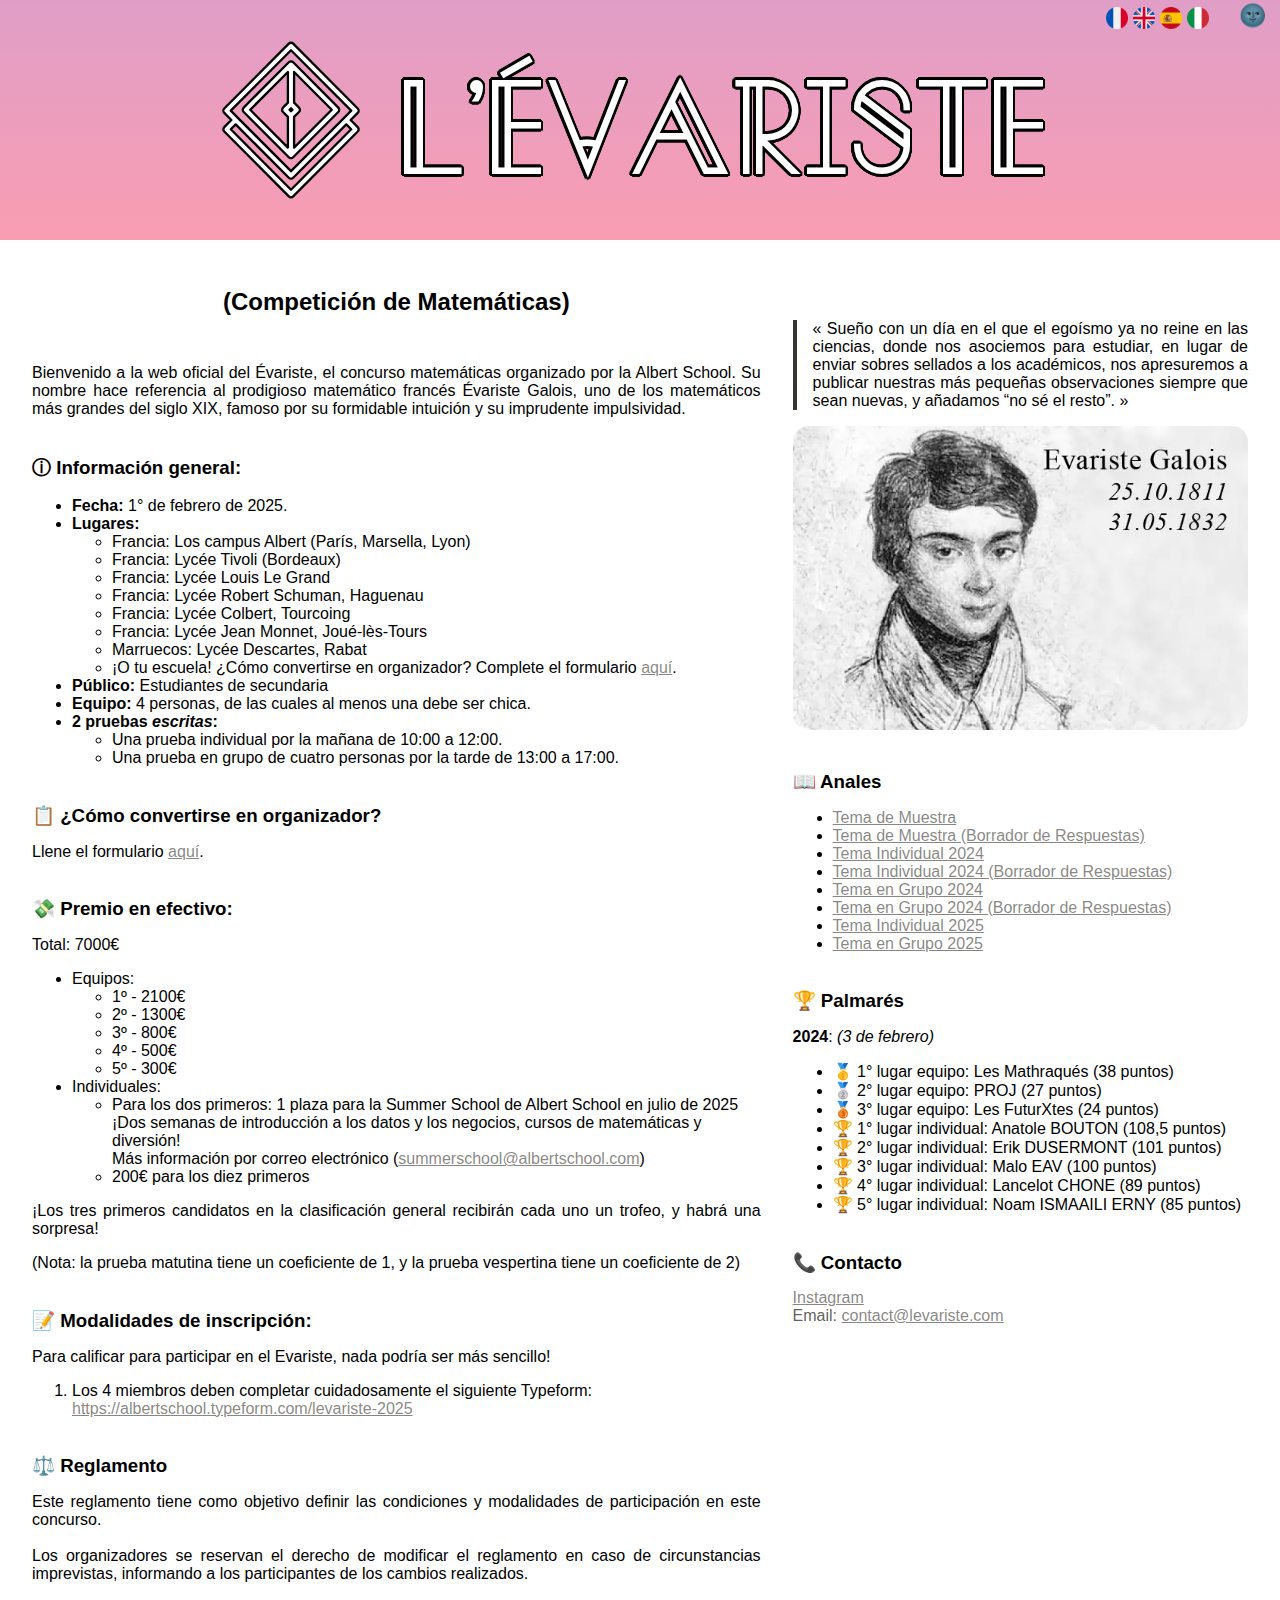
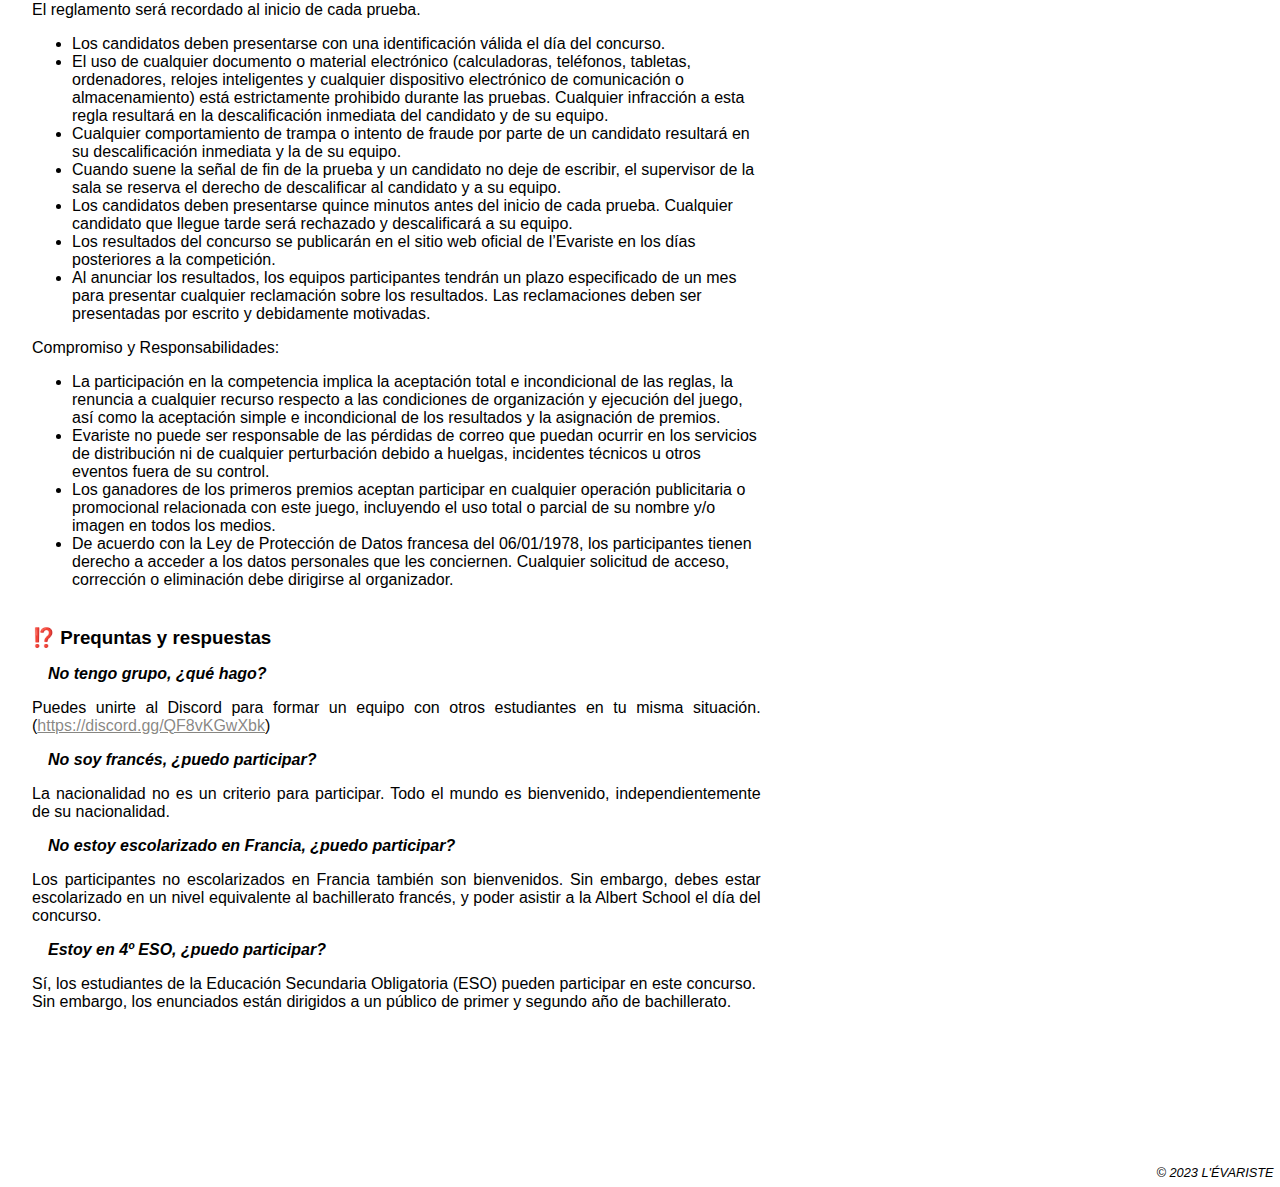
<file: sp/index.html>
<!DOCTYPE html>
<html lang="es">

<head>
    <meta charset="UTF-8">
    <title>l'Évariste</title>
    <meta name="viewport" content="width=device-width, initial-scale=1">
    <link rel="stylesheet" href="../styles.css">
    <link rel="icon" href="../images/logo.svg">
</head>

<body>
    <nav>
        <a id="fr" class="lang-button" href="../fr"><img src="../images/fr.png" alt="🇫🇷"></a>
        <a id="en" class="lang-button" href="../en"><img src="../images/en.png" alt="🇬🇧"></a>
        <a id="es" class="lang-button" href="../sp"><img src="../images/sp.png" alt="🇪🇸"></a>
        <a id="it" class="lang-button" href="../it"><img src="../images/it.png" alt="🇮🇹"></a>
        <button id="light-theme" class="theme-button">🌞</button>
        <button id="dark-theme" class="theme-button">🌚</button>
    </nav>
    <header>
        <img src="../images/logo_bis.svg" alt="logo" id="logo">
        <h1>l'Évariste</h1>
    </header>
    <main>
        <section id="left">
            <h2>(Competición de Matemáticas)</h2>
            <p>Bienvenido a la web oficial del Évariste, el concurso matemáticas organizado por la Albert School.
Su nombre hace referencia al prodigioso matemático francés Évariste Galois, uno de los matemáticos más grandes del siglo XIX, famoso por su formidable intuición y su imprudente impulsividad.</p>
            <h3>ⓘ Información general:</h3>
            <ul>
<li><strong>Fecha:</strong> 1° de febrero de 2025.</li>
<li><strong>Lugares:</strong><ul>
<li>Francia: Los campus Albert (París, Marsella, Lyon)</li>
<li>Francia: Lycée Tivoli (Bordeaux)</li>
<li>Francia: Lycée Louis Le Grand</li>
<li>Francia: Lycée Robert Schuman, Haguenau</li>
<li>Francia: Lycée Colbert, Tourcoing</li>
<li>Francia: Lycée Jean Monnet, Joué-lès-Tours</li>
<li>Marruecos: Lycée Descartes, Rabat</li>
<li>¡O tu escuela! ¿Cómo convertirse en organizador? Complete el formulario <a href="https://docs.google.com/forms/d/e/1FAIpQLSeQG4tWKxxyJc7mE2B5COccGxbegzvlt5Sh0OI2f_QvFRWVhw/viewform?ts=672a21d4">aquí</a>.</li>
</ul></li>
<li><strong>Público:</strong> Estudiantes de secundaria</li>
<li><strong>Equipo:</strong> 4 personas, de las cuales al menos una debe ser chica.</li>
<li><strong>2 pruebas <em>escritas</em>:</strong><ul>
<li>Una prueba individual por la mañana de 10:00 a 12:00.</li>
<li>Una prueba en grupo de cuatro personas por la tarde de 13:00 a 17:00.</li>
</ul></li></ul>
            <h3>📋 ¿Cómo convertirse en organizador?</h3>
            <p>Llene el formulario <a href="https://docs.google.com/forms/d/e/1FAIpQLSeQG4tWKxxyJc7mE2B5COccGxbegzvlt5Sh0OI2f_QvFRWVhw/viewform?ts=672a21d4">aquí</a>.</p>
            <h3>💸 Premio en efectivo:</h3>
            <p>Total: 7000€</p>
<ul>
<li>Equipos:
<ul>
<li>1º - 2100€</li>
<li>2º - 1300€</li>
<li>3º - 800€</li>
<li>4º - 500€</li>
<li>5º - 300€</li>
</ul>
</li>
<li>Individuales:
<ul>
<li>Para los dos primeros: 1 plaza para la Summer School de Albert School en julio de 2025<br>
¡Dos semanas de introducción a los datos y los negocios, cursos de matemáticas y diversión! <br>
Más información por correo electrónico (<a href="summerschool@albertschool.com">summerschool@albertschool.com</a>)</li>
<li>200€ para los diez primeros</li>
</ul>
</li>
</ul>
<p>¡Los tres primeros candidatos en la clasificación general recibirán cada uno un trofeo, y habrá una sorpresa!</p>
<p>(Nota: la prueba matutina tiene un coeficiente de 1, y la prueba vespertina tiene un coeficiente de 2)</p>
            <h3>📝 Modalidades de inscripción:</h3>
            <p>Para calificar para participar en el Evariste, nada podría ser más sencillo!</p>
<ol>
<li>Los 4 miembros deben completar cuidadosamente el siguiente Typeform:
<a target="_blank" href="https://albertschool.typeform.com/levariste-2025">https://albertschool.typeform.com/levariste-2025</a></li>
</ol>
            <h3>⚖️ Reglamento</h3>
            <p>
Este reglamento tiene como objetivo definir las condiciones y modalidades de participación en este concurso.
<br><br>
Los organizadores se reservan el derecho de modificar el reglamento en caso de circunstancias imprevistas, informando a los participantes de los cambios realizados.
<br><br>
El reglamento será recordado al inicio de cada prueba.
</p>
<ul>
<li>Los candidatos deben presentarse con una identificación válida el día del concurso.</li>
<li>
El uso de cualquier documento o material electrónico (calculadoras, teléfonos, tabletas,
ordenadores, relojes inteligentes y cualquier dispositivo electrónico de comunicación o almacenamiento) está
estrictamente prohibido durante las pruebas. Cualquier infracción a esta regla resultará en la
descalificación inmediata del candidato y de su equipo.
</li>
<li>Cualquier comportamiento de trampa o intento de fraude por parte de un candidato resultará en su descalificación inmediata y la de su equipo.</li>
<li>
Cuando suene la señal de fin de la prueba y un candidato no deje de escribir, el supervisor de la sala se reserva el derecho de descalificar al candidato y a su
equipo.
</li>
<li>
Los candidatos deben presentarse quince minutos antes del inicio de cada prueba.
Cualquier candidato que llegue tarde será rechazado y descalificará a su equipo.
</li>
<li>Los resultados del concurso se publicarán en el sitio web oficial de l’Evariste en los días posteriores a la competición.</li>
<li>
Al anunciar los resultados, los equipos participantes tendrán un plazo especificado de un mes para presentar cualquier reclamación sobre los resultados.
Las reclamaciones deben ser presentadas por escrito y debidamente motivadas.
</li>
</ul>
</ul>
<p>Compromiso y Responsabilidades:</p>
<ul>
<li>La participación en la competencia implica la aceptación total e incondicional de las reglas, la renuncia a cualquier recurso respecto a las condiciones de organización y ejecución del juego, así como la aceptación simple e incondicional de los resultados y la asignación de premios.</li>
<li>Evariste no puede ser responsable de las pérdidas de correo que puedan ocurrir en los servicios de distribución ni de cualquier perturbación debido a huelgas, incidentes técnicos u otros eventos fuera de su control.</li>
<li>Los ganadores de los primeros premios aceptan participar en cualquier operación publicitaria o promocional relacionada con este juego, incluyendo el uso total o parcial de su nombre y/o imagen en todos los medios.</li>
<li>De acuerdo con la Ley de Protección de Datos francesa del 06/01/1978, los participantes tienen derecho a acceder a los datos personales que les conciernen. Cualquier solicitud de acceso, corrección o eliminación debe dirigirse al organizador.</li>
</ul>
            <h3>⁉️ Prequntas y respuestas</h3>
            <p class="question">No tengo grupo, ¿qué hago?</p>
<p class="answer">
Puedes unirte al Discord para formar un equipo con otros estudiantes en tu misma situación.
(<a href="https://discord.gg/QF8vKGwXbk">https://discord.gg/QF8vKGwXbk</a>)
</p>
<p class="question">No soy francés, ¿puedo participar?</p>
<p class="answer">
La nacionalidad no es un criterio para participar.
Todo el mundo es bienvenido, independientemente de su nacionalidad.
</p>
<p class="question">No estoy escolarizado en Francia, ¿puedo participar?</p>
<p class="answer">Los participantes no escolarizados en Francia también son bienvenidos.
Sin embargo, debes estar escolarizado en un nivel equivalente al bachillerato francés, y poder asistir a la Albert School el día del concurso.
</p>
<p class="question">Estoy en 4º ESO, ¿puedo participar?</p>
<p class="answer">
Sí, los estudiantes de la Educación Secundaria Obligatoria (ESO) pueden participar en este concurso.<br>
Sin embargo, los enunciados están dirigidos a un público de primer y segundo año de bachillerato.
</p>
        </section>

        <section id="right">
            <p class="citation">
                « Sueño con un día en el que el egoísmo ya no reine en las ciencias, 
donde nos asociemos para estudiar, en lugar de enviar sobres sellados a los académicos, 
nos apresuremos a publicar nuestras más pequeñas observaciones siempre que sean nuevas, 
y añadamos “no sé el resto”. »
            </p>
            <img src="../images/evariste_galois.webp" alt="Evariste Galois" id="galois_picture">
            <h3>📖 Anales</h3>
            <ul>
<li><a target='_blank' href='../annales/Sujet0.pdf'>Tema de Muestra</a></li>
<li><a target='_blank' href='../annales/Sujet0-ebauche_corrige.pdf'>Tema de Muestra (Borrador de Respuestas)</a></li>
<li><a target='_blank' href='../annales/SujetIndividuel2024.pdf'>Tema Individual 2024</a></li>
<li><a target='_blank' href='../annales/SujetIndividuel2024-ebauche-corrige.pdf'>Tema Individual 2024 (Borrador de Respuestas)</a></li>
<li><a target='_blank' href='../annales/SujetGroupe2024.pdf'>Tema en Grupo 2024</a></li>
<li><a target='_blank' href='../annales/SujetGroupe2024-ebauche-corrige.pdf'>Tema en Grupo 2024 (Borrador de Respuestas)</a></li>
<li><a target='_blank' href='../annales/SujetIndividuel2025.pdf'>Tema Individual 2025</a></li>
<li><a target='_blank' href='../annales/SujetGroupe2025.pdf'>Tema en Grupo 2025</a></li>
</ul>
            <h3>🏆 Palmarés</h3>
            <p><strong>2024</strong>: <em>(3 de febrero)</em></p>
<ul>
<li>🥇 1° lugar equipo: Les Mathraqués (38 puntos)</li>
<li>🥈 2° lugar equipo: PROJ (27 puntos)</li>
<li>🥉 3° lugar equipo: Les FuturXtes (24 puntos)</li>
<li>🏆 1° lugar individual: Anatole BOUTON (108,5 puntos)</li>
<li>🏆 2° lugar individual: Erik DUSERMONT (101 puntos)</li>
<li>🏆 3° lugar individual: Malo EAV (100 puntos)</li>
<li>🏆 4° lugar individual: Lancelot CHONE (89 puntos)</li>
<li>🏆 5° lugar individual: Noam ISMAAILI ERNY (85 puntos)</li>
</ul>
            <h3>📞 Contacto</h3>
            <a href="https://www.instagram.com/albertschool.business.data/">Instagram</a><br>
<span class="a">Email: </span><a href="mailto:contact@levariste.com">contact@levariste.com</a>
        </section>
    </main>

    <footer>
        <em>© 2023 L'ÉVARISTE</em>
    </footer>


</body>

<script src="../script.js"></script>

</html>
</file>
<file: styles.css>
@font-face {
    font-family: myKaira;
    src: url(fonts/myKaira.ttf);
}
body{
    margin: 0;
    font-family: ui-sans-serif, -apple-system, BlinkMacSystemFont, "Segoe UI", Helvetica, "Apple Color Emoji", Arial, sans-serif, "Segoe UI Emoji", "Segoe UI Symbol";
}

header{
    display: flex;
    flex-direction: row;
    justify-content: center;
    align-items: center;
    background: linear-gradient(#E09EC7, #F99DB2);
    min-height: 15em;
}
h1 {
    font-family: myKaira;
    font-size: 8em;
    margin: 0.2em;
    color: white;
    /* -webkit-text-stroke: 0.0005em #000; */
    text-shadow:0.0em 0.02em #000, 0.0054em 0.0193em #000, 0.0104em 0.0171em #000, 0.0146em 0.0137em #000, 
    0.0178em 0.0092em #000, 0.0196em 0.0041em #000, 0.02em -0.0014em #000, 0.0188em -0.0067em #000, 
    0.0163em -0.0115em #000, 0.0126em -0.0155em #000, 0.008em -0.0183em #000, 0.0027em -0.0198em #000, 
    -0.0027em -0.0198em #000, -0.008em -0.0183em #000, -0.0126em -0.0155em #000, -0.0163em -0.0115em #000, 
    -0.0188em -0.0067em #000, -0.02em -0.0014em #000, -0.0196em 0.0041em #000, -0.0178em 0.0092em #000, 
    -0.0146em 0.0137em #000, -0.0104em 0.0171em #000, -0.0054em 0.0193em #000, -0.0em 0.02em #000;
}
h1::selection {
    /* color: #F76240; */
    background: #F74240;
}
#logo{
    height: 10em;
    margin: 0.2em;
}

h2{
    text-align: center;
    margin: auto;
    margin-bottom: 2em;
}
h3{
    margin-top: 2em;
    margin-bottom: 0.8em;
}

main{
    display: flex;
    flex-wrap: wrap;
    justify-content: space-around;
}
#left{
    flex: 1.6;
    margin-top: 3em;
    padding-left: 2em;
    padding-right: 1em;
    max-width: 50em;
    min-width: 25em;
}
#right{
    flex: 1;
    padding-left: 1em;
    padding-right: 2em;
    max-width: 35em;
    min-width: 15em;
}
@media only screen and (max-width: 1020px) {
    header{
        min-height: 10em;
        align-items: end;
        padding-bottom: 1em;
    }
    #logo{
        height: 6em;
    }
    h1{
        font-size: 5em;
    }
    main {
      flex-direction: column;
    }
    #left,#right{
        padding: 1em;
        max-width: 100%;
        min-width: 0;
    }
}
@media only screen and (max-width: 680px) {
    header{
        min-height: 6.5em;
        align-items: end;
        padding-bottom: 0.5em;
    }
    #logo{
        height: 3.5em;
    }
    h1{
        font-size: 3em;
    }
    main {
      flex-direction: column;
    }
    #left,#right{
        padding: 1em;
        max-width: 100%;
        min-width: 0;
    }
}
p{
    text-align: justify;
}
.citation{
    border-left: #37352f 0.3em solid;
    padding-left: 1em;
    margin-top: 5em;
}
#galois_picture{
    width: 100%;
    border-radius: 1em;
}
a{
    color: rgba(55,53,47,.6)
}
a:hover{
    color: rgba(55,53,47,.8)
}
.a{
    color: rgba(55,53,47,.8)
}

.question{
    margin-left: 1em;
    font-weight: bold;
    font-style: italic;
}

footer{
    display: flex;
    flex-direction: row;
    justify-content: right;
    align-items: end;
    height: 10em;
}
footer em{
    font-size: 0.8em;
    margin: 0.5em;
}

nav{
    position: absolute;
    right: 8px;
    top: 2px;
}

.dark-mode {
    background-color: black;
    color: white;
}
.dark-mode a{
    color: rgba(255,255,255,.6)
}
.dark-mode a:hover{
    color: rgba(255,255,255,.8)
}
.dark-mode .a{
    color: rgba(255,255,255,.8)
}

.dark-mode header{
    background: linear-gradient(#670035, #54004e);
}

.dark-mode h1 {
    color: black;
    /* -webkit-text-stroke: 0.0005em #000; */
    text-shadow:0.0em 0.02em #FFF, 0.0054em 0.0193em #FFF, 0.0104em 0.0171em #FFF, 0.0146em 0.0137em #FFF, 
    0.0178em 0.0092em #FFF, 0.0196em 0.0041em #FFF, 0.02em -0.0014em #FFF, 0.0188em -0.0067em #FFF, 
    0.0163em -0.0115em #FFF, 0.0126em -0.0155em #FFF, 0.008em -0.0183em #FFF, 0.0027em -0.0198em #FFF, 
    -0.0027em -0.0198em #FFF, -0.008em -0.0183em #FFF, -0.0126em -0.0155em #FFF, -0.0163em -0.0115em #FFF, 
    -0.0188em -0.0067em #FFF, -0.02em -0.0014em #FFF, -0.0196em 0.0041em #FFF, -0.0178em 0.0092em #FFF, 
    -0.0146em 0.0137em #FFF, -0.0104em 0.0171em #FFF, -0.0054em 0.0193em #FFF, -0.0em 0.02em #FFF;
}
.dark-mode img {
    filter: brightness(.8) contrast(1.2);
  }

nav{
    display: flex;
    flex-direction: row;
    justify-content: center;
    align-items: center;
}
nav a{
    text-decoration: none;
    font-size: 22px;
    line-height: 18px;
    height: 18px;
    padding: 0;
    margin: 2.5px;
}
nav a img{
    height: 22px;
}
nav button{
    margin-left: 1em;
    background: none;
    border: none;
    font-size: 22px;
    cursor: pointer;
}
</file>
